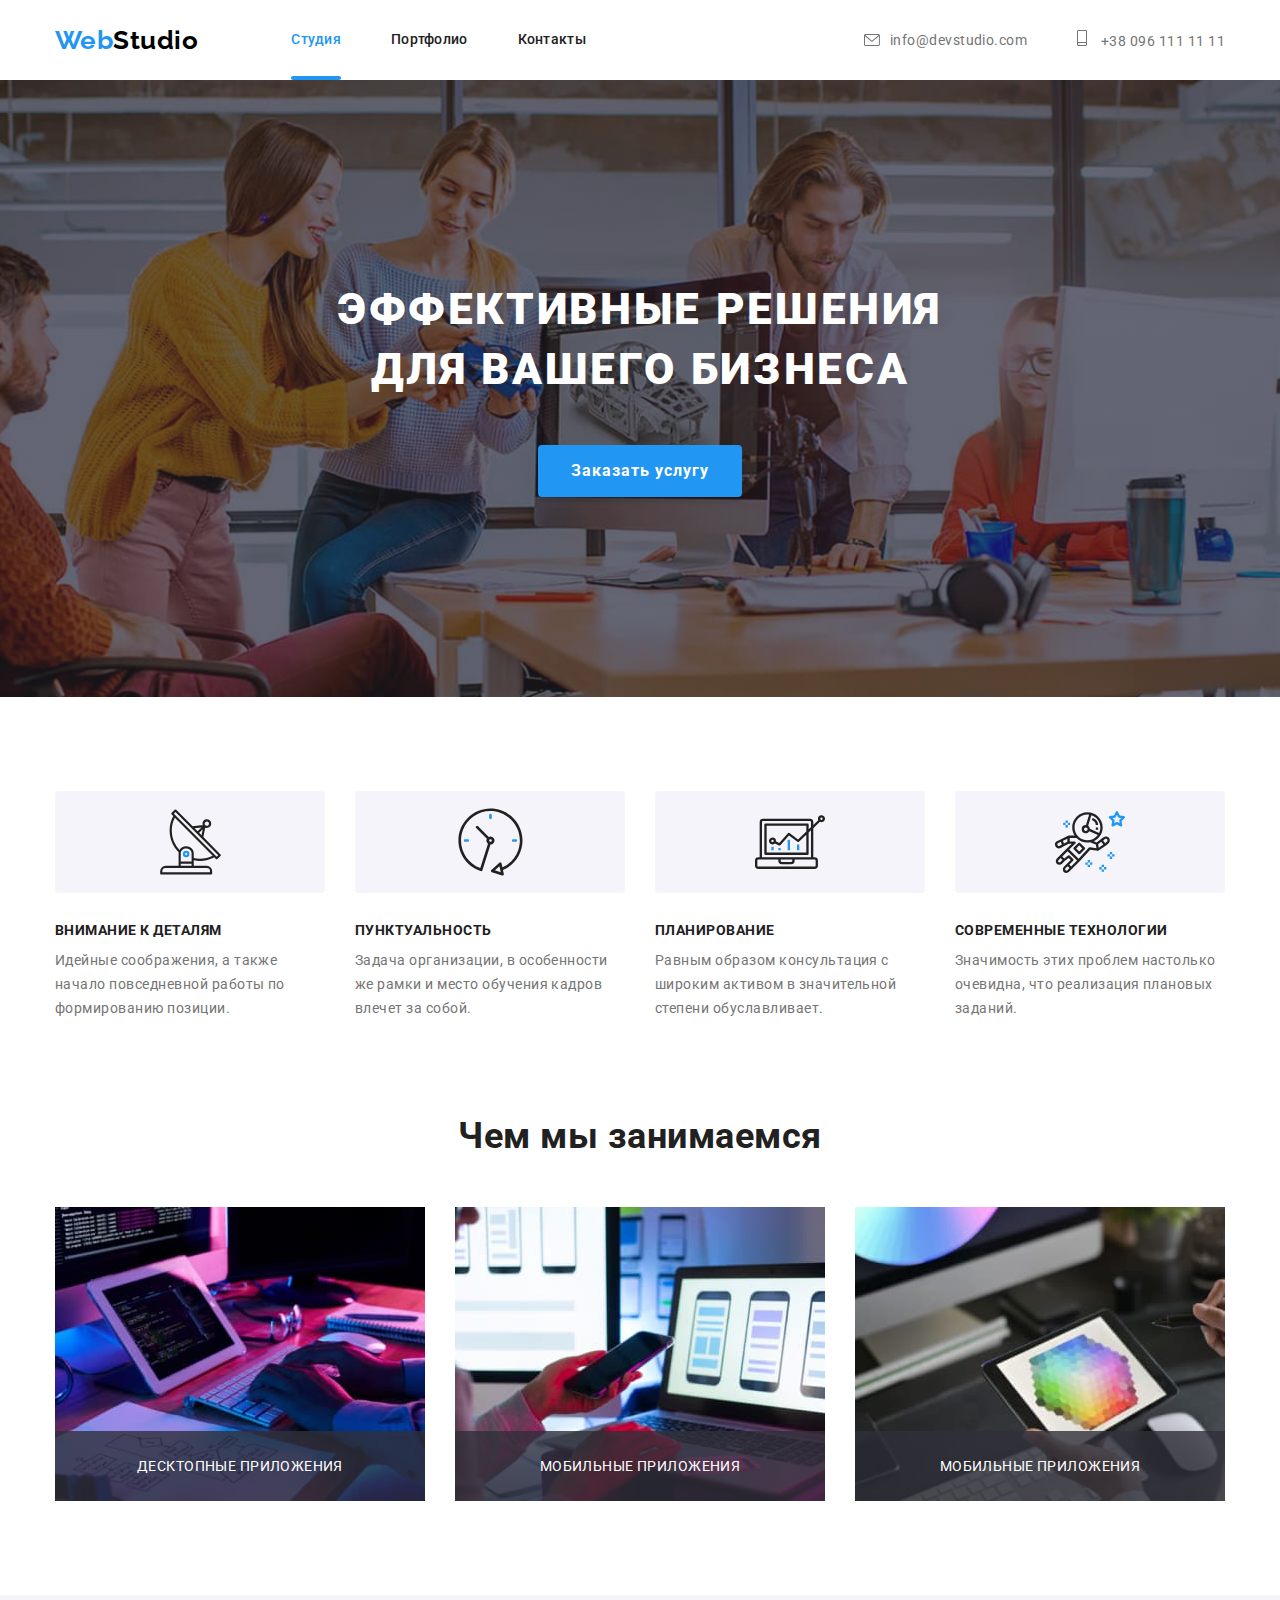
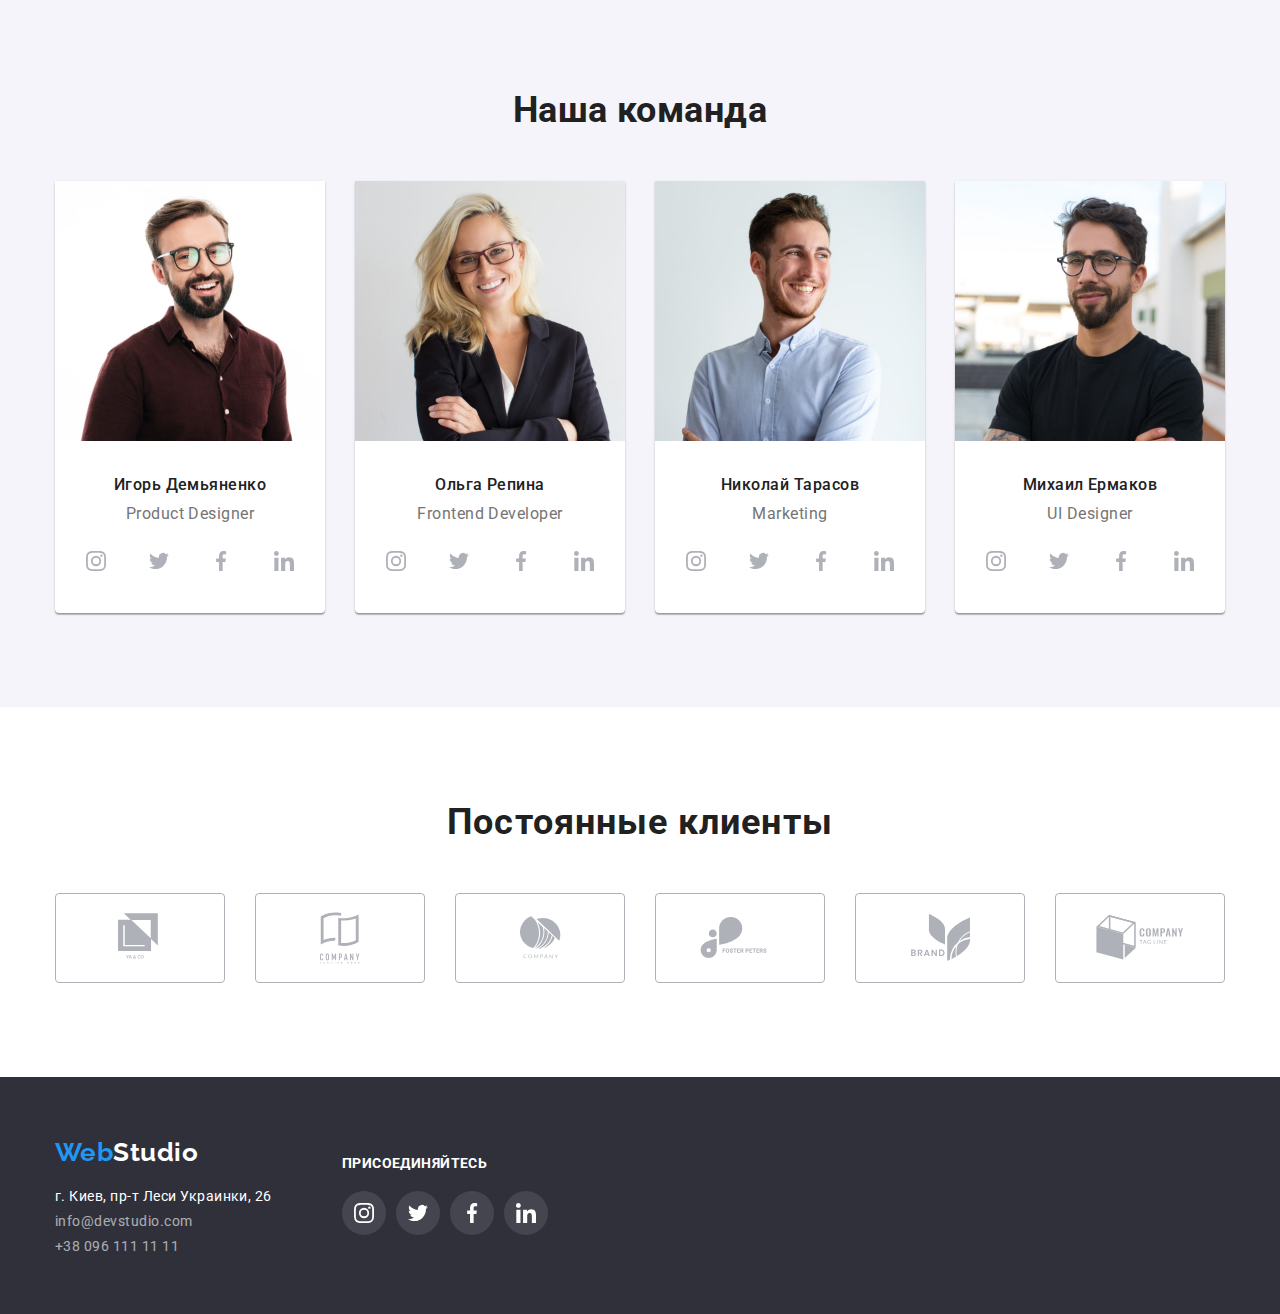
<file: index.html>
<!DOCTYPE html>
<html lang="ru">
<head>
    <meta charset="UTF-8">
    <meta name="viewport" content="width=device-width, initial-scale=1.0">
    <link rel="preconnect" href="https://fonts.gstatic.com">
    <link href="https://fonts.googleapis.com/css2?family=Raleway:wght@400;700&family=Roboto:wght@400;500;700&display=swap"
        rel="stylesheet">
    <link rel="stylesheet" href="https://cdnjs.cloudflare.com/ajax/libs/modern-normalize/1.0.0/modern-normalize.min.css"
        integrity="sha512-ISS7cAi1PEhQ8jnbJpJZMd29NlhNj4AWYyLOSp2CE/CsHxTCu+r+t0D2yoJudVrd0/8fTVPUVDzY5Tvli75u/g=="
        crossorigin="anonymous" />
    <link rel="stylesheet" href="./css/common.css">
    <link rel="stylesheet" href="./css/main.css">
    <title>WebStudio</title>
</head>
<body>
    <!-- Шапка сайта -->
    <header>
        <div class="container">
            <nav class="main-nav">
                <a href="/" class="logo"><span>Web</span>Studio</a>
                <ul class="site-nav">
                    <li class="item"><a href="./index.html" class="link current">Студия</a></li>
                    <li class="item"><a href="./portfolio.html" class="link">Портфолио</a></li>
                    <li class="item"><a href="#" class="link">Контакты</a></li>
                </ul>
                <ul class="auth-nav">
                    <li class="item item-mail">                         
                        <a href="mailto:info@devstudio.com" class="link">
                            <svg class="envelope" width="16" height="12">
                                <use href="./images/sprite.svg#icon-envelope"></use>
                            </svg>
                            info@devstudio.com
                        </a>
                    </li>
                    <li class="item">
                        <a href="tel:+380961111111" class="link">
                            <svg class="smartphone" width="10" height="16">
                                <use href="./images/sprite.svg#icon-smartphone"></use>
                            </svg>
                            +38 096 111 11 11
                        </a>
                    </li>
                </ul>
            </nav>
        </div>        
    </header>
    <main>
        <!-- Герой -->
        <section class="hero">
            <h1 class="hero-title">Эффективные решения <br> для вашего бизнеса</h1>
            <button data-modal-open class="hero-button ">Заказать услугу</button>
        </section>
        <!-- Особенности работы -->
        <section class="section features-container">
            <div class="container">
                <!-- <h2>Особенности</h2> -->
                <ul class="features">
                    <li class="item">
                        <div class="features-icon">
                            <svg class="antenna" width="65" height="70">
                                <use href="./images/sprite.svg#icon-antenna"></use>
                            </svg>
                        </div>                     
                        <h3 class="features-title">Внимание к деталям</h3>
                        <p class="features-text">Идейные соображения, а также начало повседневной работы по формированию позиции.</p>
                    </li>
                    <li class="item">
                        <div class="features-icon">
                            <svg class="clock" width="67" height="70">
                                <use href="./images/sprite.svg#icon-clock"></use>
                        </svg>
                        </div>
                        <h3 class="features-title">Пунктуальность</h3>
                        <p class="features-text">Задача организации, в особенности же рамки и место обучения кадров влечет за собой.</p>
                    </li>
                    <li class="item">
                        <div class="features-icon">
                            <svg class="diagram" width="70" height="70">
                                <use href="./images/sprite.svg#icon-diagram"></use>
                        </svg>
                        </div>
                        <h3 class="features-title">Планирование</h3>
                        <p class="features-text">Равным образом консультация с широким активом в значительной степени обуславливает.</p>
                    </li>
                    <li class="item">
                        <div class="features-icon">
                            <svg class="astronaut" width="70" height="70">
                                <use href="./images/sprite.svg#icon-astronaut"></use>
                        </svg>
                        </div>
                        <h3 class="features-title">Современные технологии</h3>
                        <p class="features-text">Значимость этих проблем настолько очевидна, что реализация плановых заданий.</p>
                    </li>
                </ul>
            </div>     
        </section>    
        <!-- Чем мы занимаемся -->
        <section class="section workes-container">
            <div class="container">
                <h2 class="section-title">Чем мы занимаемся</h2>
                <ul class="workes">
                    <li class="item">
                        <div class="workes-box">
                            <img src="./images/img1.jpg" alt="Программирование" width="370" height="294">
                            <p class="workes-text">Десктопные приложения</p>
                        </div>   
                    </li>
                    <li class="item">
                        <div class="workes-box">
                            <img src="./images/img2.jpg" alt="Приложение в телефоне и рабочий интерфейс" width="370" height="294">
                            <p class="workes-text">Мобильные приложения</p>
                        </div>
                    </li>                        
                    <li class="item">
                        <div class="workes-box">
                            <img src="./images/img3.jpg" alt="Цветовач палитра дизайнера" width="370" height="294">
                            <p class="workes-text">Мобильные приложения</p>
                        </div>
                        </li>
                </ul>
            </div>
        </section>
        <!-- Наша команда -->
        <section class="section team-container">
            <div class="container">
                <h2 class="section-title teams">Наша команда</h2>
                <ul class="team">
                    <li class="item">
                        <img src="./images/foto1.jpg" alt="Игорь Демьяненко" width="270" height="260">
                        <h3 class="team-title">Игорь Демьяненко</h4>
                        <p class="team-text">Product Designer</p>
                        <ul class="social">
                            <li class="social-item">
                                <a href="#" class="social-link">
                                    <svg class="instagram" width="20" height="20">
                                        <use href="./images/sprite.svg#icon-instagram"></use>
                                    </svg>
                                </a>
                            </li>
                            <li class="social-item">
                                <a href="#" class="social-link">
                                    <svg class="twitter" width="20" height="20">
                                        <use href="./images/sprite.svg#icon-twitter"></use>
                                    </svg>
                                </a>
                            </li>
                            <li class="social-item">
                                <a href="#" class="social-link">
                                    <svg class="facebook" width="20" height="20">
                                        <use href="./images/sprite.svg#icon-facebook"></use>
                                    </svg>
                                </a>
                            </li>
                            <li class="social-item">
                                <a href="#" class="social-link">
                                    <svg class="linkedin" width="20" height="20">
                                        <use href="./images/sprite.svg#icon-linkedin"></use>
                                    </svg>
                                </a>
                            </li>
                        </ul>
                    </li>
                    <li class="item">
                        <img src="./images/foto2.jpg" alt="Ольга Репина" width="270" height="260">
                        <h3 class="team-title">Ольга Репина</h4>
                        <p class="team-text">Frontend Developer</p>
                        <ul class="social">
                            <li class="social-item">
                                <a href="#" class="social-link">
                                    <svg class="instagram" width="20" height="20">
                                        <use href="./images/sprite.svg#icon-instagram"></use>
                                    </svg>
                                </a>
                            </li>
                            <li class="social-item">
                                <a href="#" class="social-link">
                                    <svg class="twitter" width="20" height="20">
                                        <use href="./images/sprite.svg#icon-twitter"></use>
                                    </svg>
                                </a>
                            </li>
                            <li class="social-item">
                                <a href="#" class="social-link">
                                    <svg class="facebook" width="20" height="20">
                                        <use href="./images/sprite.svg#icon-facebook"></use>
                                    </svg>
                                </a>
                            </li>
                            <li class="social-item">
                                <a href="#" class="social-link">
                                    <svg class="linkedin" width="20" height="20">
                                        <use href="./images/sprite.svg#icon-linkedin"></use>
                                    </svg>
                                </a>
                            </li>
                        </ul>
                    </li>
                    <li class="item">
                        <img src="./images/foto3.jpg" alt="Николай Тарасов" width="270" height="260">
                        <h3 class="team-title">Николай Тарасов</h4>
                        <p class="team-text">Marketing</p>
                        <ul class="social">
                            <li class="social-item">
                                <a href="#" class="social-link">
                                    <svg class="instagram" width="20" height="20">
                                        <use href="./images/sprite.svg#icon-instagram"></use>
                                    </svg>
                                </a>
                            </li>
                            <li class="social-item">
                                <a href="#" class="social-link">
                                    <svg class="twitter" width="20" height="20">
                                        <use href="./images/sprite.svg#icon-twitter"></use>
                                    </svg>
                                </a>
                            </li>
                            <li class="social-item">
                                <a href="#" class="social-link">
                                    <svg class="facebook" width="20" height="20">
                                        <use href="./images/sprite.svg#icon-facebook"></use>
                                    </svg>
                                </a>
                            </li>
                            <li class="social-item">
                                <a href="#" class="social-link">
                                    <svg class="linkedin" width="20" height="20">
                                        <use href="./images/sprite.svg#icon-linkedin"></use>
                                    </svg>
                                </a>
                            </li>
                        </ul>
                    </li>
                    <li class="item">
                        <img src="./images/foto4.jpg" alt="Михаил Ермаков" width="270" height="260">
                        <h3 class="team-title">Михаил Ермаков</h4>
                        <p class="team-text">UI Designer</p>
                        <ul class="social">
                            <li class="social-item">
                                <a href="#" class="social-link">
                                    <svg class="instagram" width="20" height="20">
                                        <use href="./images/sprite.svg#icon-instagram"></use>
                                    </svg>
                                </a>
                            </li>
                            <li class="social-item">
                                <a href="#" class="social-link">
                                    <svg class="twitter" width="20" height="20">
                                        <use href="./images/sprite.svg#icon-twitter"></use>
                                    </svg>
                                </a>
                            </li>
                            <li class="social-item">
                                <a href="#" class="social-link">
                                    <svg class="facebook" width="20" height="20">
                                        <use href="./images/sprite.svg#icon-facebook"></use>
                                    </svg>
                                </a>
                            </li>
                            <li class="social-item">
                                <a href="#" class="social-link">
                                    <svg class="linkedin" width="20" height="20">
                                        <use href="./images/sprite.svg#icon-linkedin"></use>
                                    </svg>
                                </a>
                            </li>
                        </ul>
                    </li>
                </ul>
            </div>
        </section>
        <!-- Постоянные клиенты -->
        <section class="section clients-container">
            <div class="container">
                <h2 class="clients-title">Постоянные клиенты</h2>
                <ul class="clients">
                    <li class="clients-list">
                        <a href="#" class="client-link">
                            <svg class="logo-1" width="44" height="49">
                                <use href="./images/sprite.svg#icon-logo-1"></use>
                            </svg>
                        </a>
                    </li>
                    <li class="clients-list">
                        <a href="#" class="client-link">
                            <svg class="logo-2" width="40" height="52">
                                <use href="./images/sprite.svg#icon-logo-2"></use>
                            </svg>
                        </a>
                    </li>
                    <li class="clients-list">
                        <a href="#" class="client-link">
                            <svg class="logo-3" width="41" height="43">
                                <use href="./images/sprite.svg#icon-logo-3"></use>
                            </svg>
                        </a>
                    </li>
                    <li class="clients-list">
                        <a href="#" class="client-link">
                            <svg class="logo-4" width="80" height="42">
                                <use href="./images/sprite.svg#icon-logo-4"></use>
                            </svg>
                        </a>
                    </li>
                    <li class="clients-list">
                        <a href="#" class="client-link">
                            <svg class="logo-5" width="59" height="47">
                                <use href="./images/sprite.svg#icon-logo-5"></use>
                            </svg>
                        </a>
                    </li>
                    <li class="clients-list">
                        <a href="#" class="client-link">
                            <svg class="logo-6" width="88" height="45">
                                <use href="./images/sprite.svg#icon-logo-6"></use>
                            </svg>
                        </a>
                    </li>
                </ul>
            </div>
        </section>
    </main>    
    <!-- Футер -->
    <footer class="footer">
        <div class="container">
            <div class="footer-content">
                <a href="#" class="logo"><span>Web</span>Studio</a>
                <address>
                    <ul class="contacte">
                        <li class="item"><a href="#" class="address-link">г. Киев, пр-т Леси Украинки, 26</a></li>
                        <li class="item"><a href="mailto:info@devstudio.com" class="footer-link">info@devstudio.com</a></li>
                        <li class="item"><a href="tel:+380961111111" class="footer-link">+38 096 111 11 11</a></li>
                    </ul>
                </address>
            </div>
            <div class="resources">
                <h3 class="resources-title">присоединяйтесь</h3>
                <ul class="resources-list">
                    <li class="resources-item">
                        <a href="#" class="resources-link">
                            <svg class="instagram" width="20" height="20">
                                <use href="./images/sprite.svg#icon-instagram"></use>
                            </svg>
                        </a>
                    </li>
                    <li class="resources-item">
                        <a href="#" class="resources-link">
                            <svg class="twitter" width="20" height="20">
                                <use href="./images/sprite.svg#icon-twitter"></use>
                            </svg>
                        </a>
                    </li>
                    <li class="resources-item">
                        <a href="#" class="resources-link">
                            <svg class="facebook" width="20" height="20">
                                <use href="./images/sprite.svg#icon-facebook"></use>
                            </svg>
                        </a>
                    </li>
                    <li class="resources-item">
                        <a href="#" class="resources-link">
                            <svg class="linkedin" width="20" height="20">
                                <use href="./images/sprite.svg#icon-linkedin"></use>
                            </svg>
                        </a>
                    </li>
                </ul>
            </div>
        </div>
    </footer>
    <!-- Модальное окно -->
    <div class="backdrop is-hidden" data-modal>
        <div class="modal">
            <button data-modal-close class="btn-modal">&#10005</button>
        </div>
    </div>
    <script src="./js/modal.js"></script>
</body>
</html>
</file>
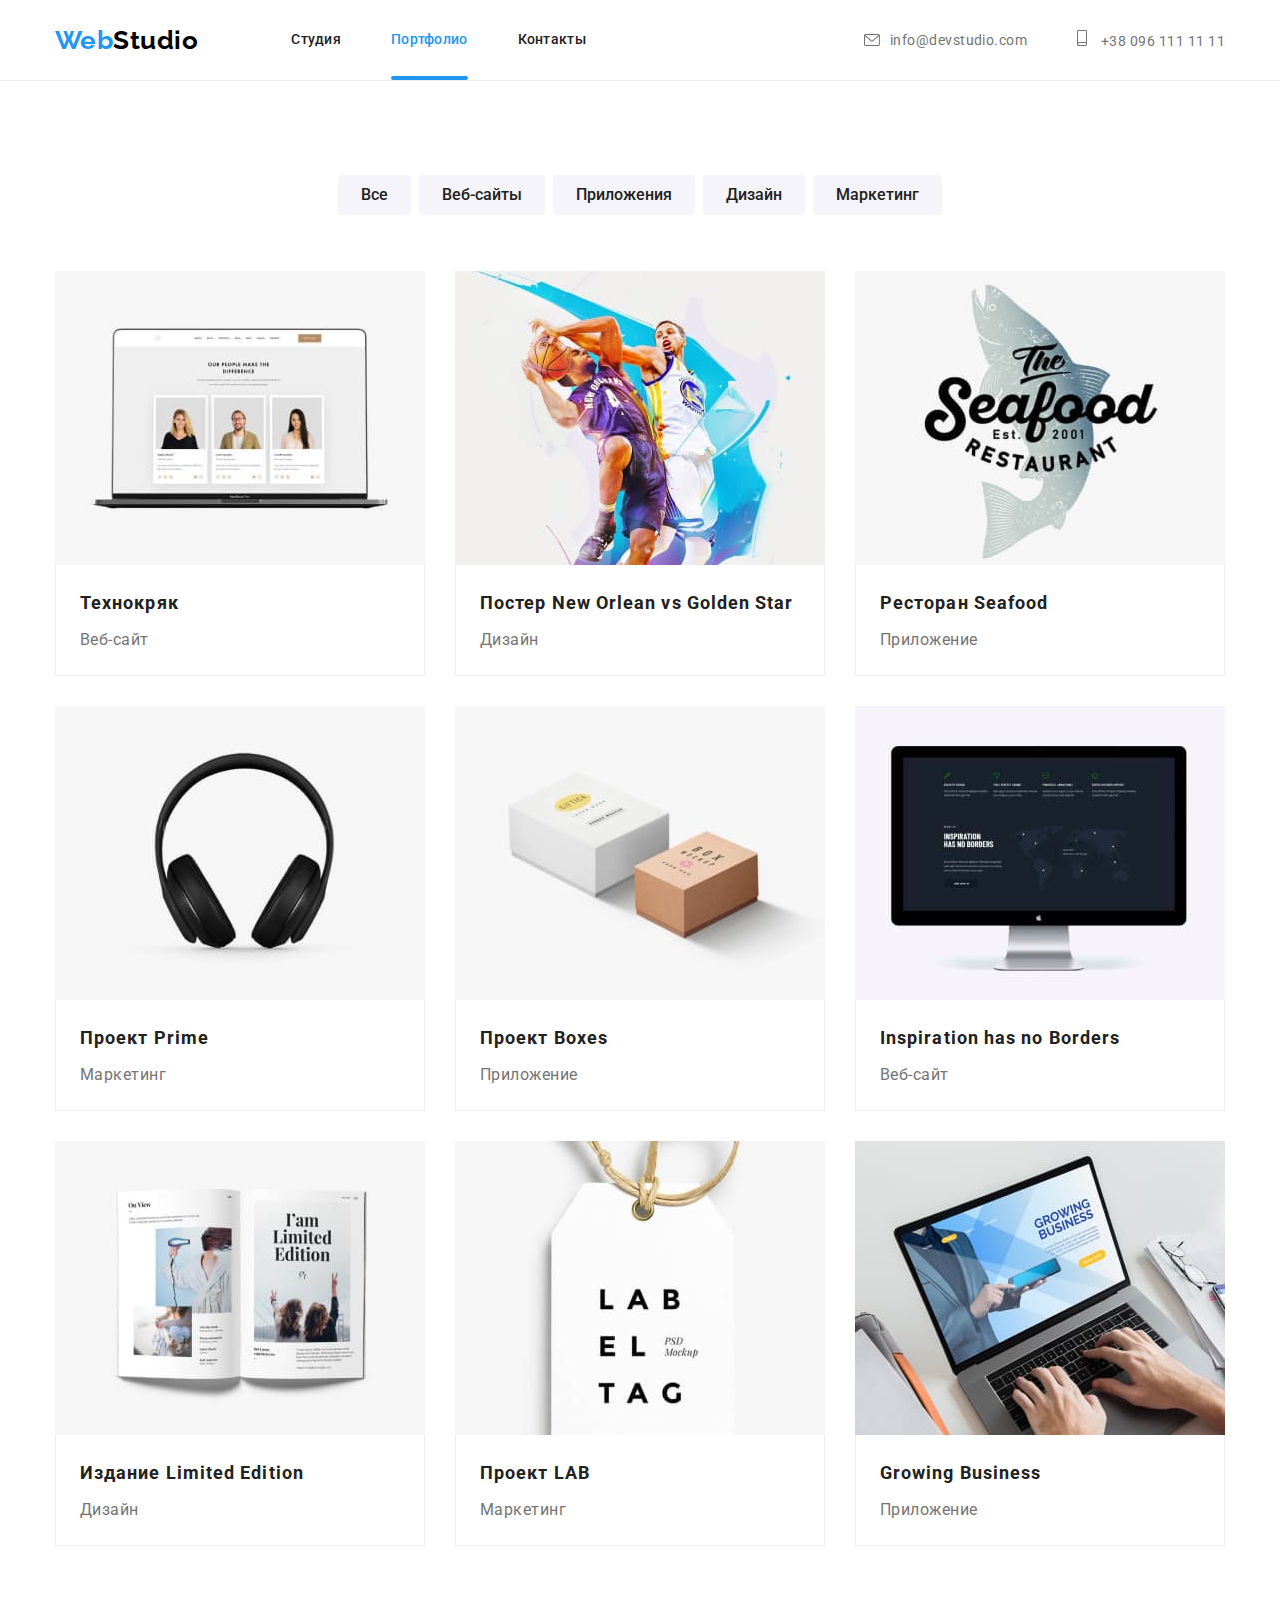
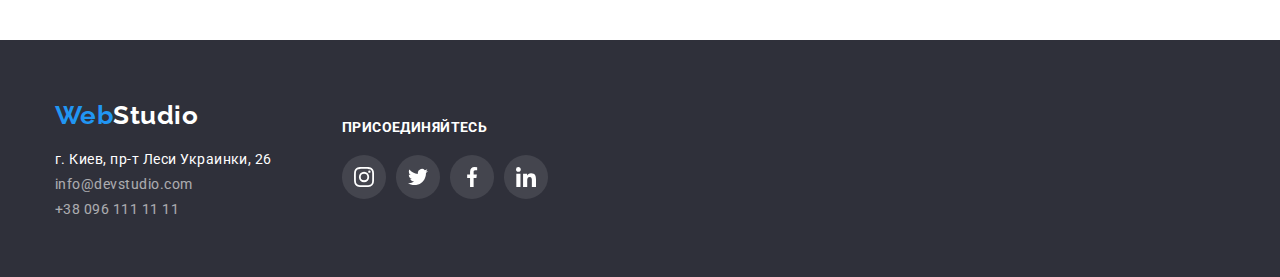
<file: portfolio.html>
<!DOCTYPE html>
<html lang="ru">
<head>
    <meta charset="UTF-8">
    <meta name="viewport" content="width=device-width, initial-scale=1.0">
    <link rel="preconnect" href="https://fonts.gstatic.com">
    <link href="https://fonts.googleapis.com/css2?family=Raleway:wght@400;700&family=Roboto:wght@400;500;700&display=swap"
        rel="stylesheet">
    <link rel="stylesheet" href="https://cdnjs.cloudflare.com/ajax/libs/modern-normalize/1.0.0/modern-normalize.min.css"
        integrity="sha512-ISS7cAi1PEhQ8jnbJpJZMd29NlhNj4AWYyLOSp2CE/CsHxTCu+r+t0D2yoJudVrd0/8fTVPUVDzY5Tvli75u/g=="
        crossorigin="anonymous" />
    <link rel="stylesheet" href="./css/common.css">
    <link rel="stylesheet" href="./css/portfolio.css">
    <title>Portfolio</title>
</head>
<body>
    <!-- Шапка сайта -->
    <header>
        <div class="container">
            <nav class="main-nav">
                <a href="/" class="logo"><span>Web</span>Studio</a>
                <ul class="site-nav">
                    <li class="item"><a href="./index.html" class="link">Студия</a></li>
                    <li class="item"><a href="./portfolio.html" class="link current">Портфолио</a></li>
                    <li class="item"><a href="#" class="link">Контакты</a></li>
                </ul>
                <ul class="auth-nav">
                    <li class="item item-mail">
                        <a href="mailto:info@devstudio.com" class="link">
                            <svg class="envelope" width="16" height="12">
                                <use href="./images/sprite.svg#icon-envelope"></use>
                            </svg>
                            info@devstudio.com
                        </a>
                    </li>
                    <li class="item">
                        <a href="tel:+380961111111" class="link">
                            <svg class="smartphone" width="10" height="16">
                                <use href="./images/sprite.svg#icon-smartphone"></use>
                            </svg>
                            +38 096 111 11 11
                        </a>
                    </li>
                </ul>
            </nav>
        </div>
    </header>
    <main>
     <!--Наши проекты -->
        <section class="projects-container">
            <div class="container">
                <!-- <h1>Наши проекты</h1> -->
                <ul class="buttons">
                    <li><button type="button" class="btn">Все</button></li>
                    <li><button type="button" class="btn">Веб-сайты</button></li>
                    <li><button type="button" class="btn">Приложения</button></li>
                    <li><button type="button" class="btn">Дизайн</button></li>
                    <li><button type="button" class="btn">Маркетинг</button></li>
                </ul>
                <ul class="projects">
                    <li class="project-card">
                        <a href="#" class="project-link">
                            <div class="project-thumb">
                                 <img src="./images/portfolio1.jpg" alt="Технокряк" width="370" height="294">
                                <div class="project-overlay">
                                    <p class="description-text">Технокряк это современная площадка распространения коронавируса. Компании используют эту
                                платформу для цифрового
                                шпионажа и атак на защищённые сервера конкурентов.</p>
                                </div>
                            </div>
                            <div class="project-info">
                                <h3 class="project-title">Технокряк</h3>
                                <p class="project-text">Веб-сайт</p>
                            </div>
                         </a>
                    </li>
                    <li class="project-card">
                        <a href="#" class="project-link">
                            <div class="project-thumb">
                                <img src="./images/portfolio2.jpg" alt="Постер New Orlean vs Golden Star" width="370" height="294">
                                <div class="project-overlay">
                                    <p class="description-text">Технокряк это современная площадка распространения коронавируса. Компании используют эту
                                    платформу для цифрового
                                    шпионажа и атак на защищённые сервера конкурентов.</p>
                                </div>
                            </div>
                            <div class="project-info">
                                <h3 class="project-title">Постер New Orlean vs Golden Star</h3>
                                <p class="project-text">Дизайн</p>
                            </div>
                        </a>
                    </li>
                    <li class="project-card">
                        <a href="#" class="project-link">
                            <div class="project-thumb">
                                <img src="./images/portfolio3.jpg" alt="Ресторан Seafood" width="370" height="294">
                                <div class="project-overlay">
                                    <p class="description-text">Технокряк это современная площадка распространения коронавируса. Компании используют эту
                                платформу для цифрового
                                шпионажа и атак на защищённые сервера конкурентов.</p>
                                </div>
                            </div>
                            <div class="project-info">
                                <h3 class="project-title">Ресторан Seafood</h3>
                                <p class="project-text">Приложение</p>
                            </div>
                        </a>
                    </li>
                    <li class="project-card">
                        <a href="#" class="project-link">
                            <div class="project-thumb">
                                <img src="./images/portfolio4.jpg" alt="Проект Prime" width="370" height="294">
                                <div class="project-overlay">
                                    <p class="description-text">Технокряк это современная площадка распространения коронавируса. Компании используют эту
                                платформу для цифрового
                                шпионажа и атак на защищённые сервера конкурентов.</p>
                                </div>
                            </div>
                            <div class="project-info">
                                <h3 class="project-title">Проект Prime</h3>
                                <p class="project-text">Маркетинг</p>
                            </div>
                        </a>
                    </li>
                    <li class="project-card">
                        <a href="#" class="project-link">
                            <div class="project-thumb">
                                <img src="./images/portfolio5.jpg" alt="Проект Boxes" width="370" height="294">
                                <div class="project-overlay">
                                    <p class="description-text">Технокряк это современная площадка распространения коронавируса. Компании используют эту
                                платформу для цифрового
                                шпионажа и атак на защищённые сервера конкурентов.</p>
                                </div>
                            </div>
                            <div class="project-info">
                                <h3 class="project-title">Проект Boxes</h3>
                                <p class="project-text">Приложение</p>
                            </div>
                        </a>
                    </li>
                    <li class="project-card">
                        <a href="#" class="project-link">
                            <div class="project-thumb">
                                <img src="./images/portfolio6.jpg" alt="Inspiration has no Borders" width="370" height="294">
                                <div class="project-overlay">
                                    <p class="description-text">Технокряк это современная площадка распространения коронавируса. Компании используют эту
                                платформу для цифрового
                                шпионажа и атак на защищённые сервера конкурентов.</p>
                                </div>
                            </div>
                            <div class="project-info">
                                <h3 class="project-title">Inspiration has no Borders</h3>
                                <p class="project-text">Веб-сайт</p>
                            </div>
                        </a>
                    </li>
                    <li class="project-card">
                        <a href="#" class="project-link">
                            <div class="project-thumb">
                                <img src="./images/portfolio7.jpg" alt="Издание Limited Edition" width="370" height="294">
                                <div class="project-overlay">
                                    <p class="description-text">Технокряк это современная площадка распространения коронавируса. Компании используют эту
                                платформу для цифрового
                                шпионажа и атак на защищённые сервера конкурентов.</p>
                                </div>
                            </div>
                            <div class="project-info">
                                <h3 class="project-title">Издание Limited Edition</h3>
                                <p class="project-text">Дизайн</p>
                            </div>
                        </a>
                    </li>
                    <li class="project-card">
                        <a href="#" class="project-link">
                            <div class="project-thumb">
                                <img src="./images/portfolio8.jpg" alt="Проект LAB" width="370" height="294">
                                <div class="project-overlay">
                                    <p class="description-text">Технокряк это современная площадка распространения коронавируса. Компании используют эту
                                платформу для цифрового
                                шпионажа и атак на защищённые сервера конкурентов.</p>
                                </div>
                            </div>
                            <div class="project-info">
                                <h3 class="project-title">Проект LAB</h3>
                                <p class="project-text">Маркетинг</p>
                            </div>
                        </a>
                    </li>
                    <li class="project-card">
                        <a href="#" class="project-link">
                            <div class="project-thumb">
                                <img src="./images/portfolio9.jpg" alt="Growing Business" width="370" height="294">
                                <div class="project-overlay">
                                    <p class="description-text">Технокряк это современная площадка распространения коронавируса. Компании используют эту
                                платформу для цифрового
                                шпионажа и атак на защищённые сервера конкурентов.</p>
                                </div>
                            </div>
                            <div class="project-info">
                                <h3 class="project-title">Growing Business</h3>
                                <p class="project-text">Приложение</p>
                            </div>
                        </a>
                    </li>
                </ul>
            </div>
        </section>
    </main>
    <!-- Футер -->
    <footer class="footer">
        <div class="container">
            <div class="footer-content">
                <a href="#" class="logo"><span>Web</span>Studio</a>
                <address>
                    <ul class="contacte">
                        <li class="item"><a href="#" class="address-link">г. Киев, пр-т Леси Украинки, 26</a></li>
                        <li class="item"><a href="mailto:info@devstudio.com" class="footer-link">info@devstudio.com</a></li>
                        <li class="item"><a href="tel:+380961111111" class="footer-link">+38 096 111 11 11</a></li>
                    </ul>
                </address>
            </div>
            <div class="resources">
                <h3 class="resources-title">присоединяйтесь</h3>
                <ul class="resources-list">
                    <li class="resources-item">
                        <a href="#" class="resources-link">
                            <svg class="instagram" width="20" height="20">
                                <use href="./images/sprite.svg#icon-instagram"></use>
                            </svg>
                        </a>
                    </li>
                    <li class="resources-item">
                        <a href="#" class="resources-link">
                            <svg class="twitter" width="20" height="20">
                                <use href="./images/sprite.svg#icon-twitter"></use>
                            </svg>
                        </a>
                    </li>
                    <li class="resources-item">
                        <a href="#" class="resources-link">
                            <svg class="facebook" width="20" height="20">
                                <use href="./images/sprite.svg#icon-facebook"></use>
                            </svg>
                        </a>
                    </li>
                    <li class="resources-item">
                        <a href="#" class="resources-link">
                            <svg class="linkedin" width="20" height="20">
                                <use href="./images/sprite.svg#icon-linkedin"></use>
                            </svg>
                        </a>
                    </li>
                </ul>
            </div>
        </div>
    </footer>
</body>
</html>
</file>
<file: css/common.css>
html {
  box-sizing: border-box;
}
*,
*::before,
*::after {
  box-sizing: inherit;
}

:root {
  --primary-text-color: #757575;
  --title-text-color: #212121;
  --accent-color: #2196f3;
  --logo-color: #000000;
  --primary-bg-color: #ffffff;
  --bg-color: #2f303a;
  --btn-color: #f5f4fa;
  --porfolio-card-color: #eeeeee;
  --hero-color: rgba(47, 48, 58, 0.4);
  --social-color: #afb1b8;

  --timing-function: cubic-bezier(0.4, 0, 0.2, 1);
}
body {
  color: var(--primary-text-color);
  background-color: var(--primary-bg-color);

  font-family: Roboto, sans-serif;
  font-style: 400;
  font-weight: 400;
  letter-spacing: 0.03em;

  margin: 0;
}
ul {
  list-style: none;

  padding: 0;
  margin: 0;
}
a {
  text-decoration: none;
}
h1,
h2,
h3,
h4,
h5,
h6,
p {
  margin-top: 0;
  margin-bottom: 0;
}

/* Логотип */
.logo {
  margin-right: 93px;

  color: var(--logo-color);

  font-family: Raleway, sans-serif;
  font-weight: 700;
  font-size: 26px;
  line-height: 1.19;
}
.logo span {
  color: var(--accent-color);
}

.container {
  width: 1200px;
  padding-right: 15px;
  padding-left: 15px;
  margin-right: auto;
  margin-left: auto;
}
/*Site nav*/
.main-nav {
  display: flex;
  align-items: center;
}
.site-nav {
  display: flex;
}
.site-nav .item:not(:last-child) {
  margin-right: 50px;
}
.site-nav .link {
  display: block;
  align-items: baseline;
  padding-top: 32px;
  padding-bottom: 32px;

  color: var(--title-text-color);

  font-weight: 500;
  font-size: 14px;
  line-height: 1.14;
  letter-spacing: 0.02em;
}
.site-nav .link:hover,
.site-nav .link:focus {
  color: var(--accent-color);
  transition: color 250ms var(--timing-function);
}
.site-nav .link.current {
  position: relative;
  color: var(--accent-color);
}
.site-nav .current::after {
  content: "";

  position: absolute;
  left: 0;
  bottom: 0;

  display: block;
  width: 100%;
  height: 4px;
  background-color: var(--accent-color);
  border-radius: 2px;
}

.auth-nav {
  display: flex;
  margin-left: auto;
  align-items: center;
}
.auth-nav .item + .item {
  margin-left: 50px;
}
.auth-nav .link {
  padding-top: 32px;
  padding-bottom: 32px;

  color: var(--primary-text-color);

  font-size: 14px;
  line-height: 16px;
}
.item-mail > .link {
  display: flex;
  align-items: center;
  justify-content: center;
}
.envelope,
.smartphone {
  margin-right: 10px;
  fill: var(--primary-text-color);
}
.auth-nav .link:hover,
.auth-nav .link:focus {
  color: var(--accent-color);
  fill: var(--accent-color);
  transition: color 250ms var(--timing-function),
    fill 250ms var(--timing-function);
}
.auth-nav .link:hover .envelope,
.auth-nav .link:focus .envelope,
.auth-nav .link:hover .smartphone,
.auth-nav .link:focus .smartphone {
  color: var(--accent-color);
  fill: var(--accent-color);
  transition: color 250ms var(--timing-function),
    fill 250ms var(--timing-function);
}
/*Footer*/
.footer {
  background-color: var(--bg-color);
  /* width: 1600px; */
  margin-left: auto;
  margin-right: auto;
  padding-top: 60px;
  padding-bottom: 60px;
}
.footer-content a {
  display: block;
  color: var(--primary-bg-color);
  margin: 0;
}
.footer .container {
  display: flex;
  align-items: center;
}
.contacte {
  margin-top: 20px;
}
.contacte .item:not(:last-child) {
  margin-bottom: 9px;
}
.footer span {
  color: var(--accent-color);
}
.address-link {
  font-style: normal;
  font-size: 14px;
}
.footer-link {
  opacity: 0.6;

  font-style: normal;
  font-size: 14px;
}
.resources {
  display: inline-block;
  margin-left: 70px;
}
.resources-title {
  font-size: 14px;
  line-height: 16px;
  font-weight: bold;
  letter-spacing: 0.03em;
  text-transform: uppercase;
  color: var(--primary-bg-color);
  margin-bottom: 20px;
  padding: 0;
}
.resources-list {
  display: inline-flex;
}
.resources-item {
  display: flex;
  width: 44px;
  height: 44px;
}
.resources-link {
  display: flex;
  width: 100%;
  height: 100%;
  border: 1px solid transparent;
  border-radius: 50%;
  background: rgba(255, 255, 255, 0.1);
  align-items: center;
  justify-content: center;
}
.resources-item:not(:last-child) {
  margin-right: 10px;
}
.resources-link svg {
  margin: 0;
  fill: var(--primary-bg-color);
}
.resources-link:hover,
.resources-link:focus {
  background: var(--accent-color);
  transition: background 250ms var(--timing-function);
}
</file>
<file: css/main.css>
/*Hero*/
.hero {
  max-width: 1600px;
  margin-left: auto;
  margin-right: auto;
  padding-bottom: 200px;
  padding-top: 200px;

  background-color: var(--bg-color);
  background-image: linear-gradient(
      to top,
      var(--hero-color),
      var(--hero-color)
    ),
    url("../images/hero-foto.jpg");
  background-repeat: no-repeat;
  background-position: center;
  background-size: cover;
  color: var(--primary-bg-color);

  text-align: center;
}
.hero-title {
  margin-bottom: 45px;

  font-weight: 900;
  font-size: 44px;
  line-height: 1.36;
  letter-spacing: 0.06em;
  text-transform: uppercase;
}
.hero-button {
  display: inline-block;
  padding: 10px 32px;
  min-width: 136px;

  background-color: var(--accent-color);
  color: var(--primary-bg-color);
  border: 1px solid transparent;
  font-family: inherit;
  font-weight: 700;
  font-size: 16px;
  line-height: 1.88;
  align-items: center;
  letter-spacing: 0.06em;
  border-radius: 4px;
  box-shadow: 0px 4px 4px rgba(0, 0, 0, 0.15);
  cursor: pointer;
}
/*Section*/
.section-title {
  margin-bottom: 50px;

  color: var(--title-text-color);

  font-weight: 700;
  font-size: 36px;
  line-height: 1.17;
  text-align: center;
}
/* Особенности работы */
.features-container {
  padding-top: 94px;
  padding-bottom: 94px;
}
.features {
  display: flex;
  margin-right: -15px;
  margin-left: -15px;
}
.features-icon {
  width: 270px;
  padding-top: 15px;
  padding-bottom: 15px;
  border: 1px solid transparent;
  border-radius: 4px;
  background-color: var(--btn-color);
  display: flex;
  align-items: center;
  justify-content: center;
}
.features .item {
  width: 270px;
  margin-right: 15px;
  margin-left: 15px;
}
.features-title {
  margin-top: 30px;
  margin-bottom: 10px;

  color: var(--title-text-color);
  font-weight: 700;
  font-size: 14px;
  line-height: 1.14;
  text-transform: uppercase;
}
.features-text {
  font-size: 14px;
  line-height: 1.71;
}
/* Чем мы занимаемся */
.workes-container {
  padding-bottom: 94px;
}
.workes {
  display: flex;
}
.workes .item:not(:last-of-type) {
  margin-right: 30px;
}
.workes-box {
  position: relative;
  display: flex;
}
.workes-text {
  display: inline-flex;
  padding-top: 27px;
  padding-bottom: 27px;
  width: 100%;
  font-size: 14px;
  line-height: 16px;
  justify-content: center;
  letter-spacing: 0.03em;
  text-transform: uppercase;
  color: var(--primary-bg-color);
  background-color: rgba(47, 48, 58, 0.8);

  position: absolute;
  left: 0;
  bottom: 0;
}

/* Наша команда */
.team-container {
  background: var(--btn-color);
  /* width: 1600px; */
  margin-left: auto;
  margin-right: auto;
  padding-top: 94px;
  padding-bottom: 94px;
}
.team {
  display: flex;
}
.team .item:not(:last-of-type) {
  margin-right: 30px;
}
.team .item {
  width: 270px;
  padding-bottom: 30px;
  box-shadow: 0px 1px 3px rgba(0, 0, 0, 0.12), 0px 1px 1px rgba(0, 0, 0, 0.14),
    0px 2px 1px rgba(0, 0, 0, 0.2);
  border-radius: 0px 0px 4px 4px;
  background-color: var(--primary-bg-color);
}
.team-title {
  margin-top: 30px;
  margin-bottom: 10px;

  color: var(--title-text-color);
  font-weight: 500;
  font-size: 16px;
  line-height: 1.19;
  text-align: center;
}
.team-text {
  margin-bottom: 16px;

  font-size: 16px;
  line-height: 1.19;
  text-align: center;
}
.social {
  display: flex;
  justify-content: space-evenly;
  height: 44px;
}
.social-link {
  display: flex;
  padding: 12px;
  width: 44px;
  height: 44px;
}
.social-link:hover,
.social-link:focus {
  background-color: var(--accent-color);
  width: 44px;
  height: 44px;
  border: 1px soli transparent;
  border-radius: 50%;
}
.instagram,
.twitter,
.facebook,
.linkedin {
  margin: 0;
  padding: 0;
  fill: var(--social-color);
}
.social-link:hover .instagram,
.social-link:focus .instagram,
.social-link:hover .twitter,
.social-link:focus .twitter,
.social-link:hover .facebook,
.social-link:focus .facebook,
.social-link:hover .linkedin,
.social-link:focus .linkedin {
  color: var(--accent-color);
  fill: var(--primary-bg-color);
  transition: color 250ms var(--timing-function),
    fill 250ms var(--timing-function);
}

/* Постоянные клиенты */
.clients-container {
  padding-top: 94px;
  padding-bottom: 94px;
}
.clients-title {
  font-weight: bold;
  font-size: 36px;
  line-height: 42px;
  text-align: center;
  letter-spacing: 0.03em;

  color: var(--title-text-color);
}
.clients {
  display: inline-flex;
  justify-content: space-between;
  padding-top: 50px;
}
.clients-list:not(:last-child) {
  margin-right: 30px;
}
.clients-list {
  width: 170px;
  height: 90px;
  border: 1px solid var(--social-color);
  box-sizing: border-box;
  border-radius: 4px;
  align-content: center;
}
.clients-list a {
  display: flex;
  width: 100%;
  height: 100%;
  justify-content: center;
  align-items: center;
}
.logo-1,
.logo-2,
.logo-3,
.logo-4,
.logo-5,
.logo-6 {
  --color4: var(--social-color);
  --color2: var(--social-color);
}
.client-link:hover,
.client-link:focus {
  border: 1px solid var(--accent-color);
  transition: color 250ms var(--timing-function);
}
.client-link:hover .logo-1,
.client-link:hover .logo-2,
.client-link:hover .logo-3,
.client-link:hover .logo-4,
.client-link:hover .logo-5,
.client-link:hover .logo-6,
.client-link:focus .logo-1,
.client-link:focus .logo-2,
.client-link:focus .logo-3,
.client-link:focus .logo-4,
.client-link:focus .logo-5,
.client-link:focus .logo-6 {
  --color2: var(--accent-color);
  --color4: var(--accent-color);
  fill: var(--accent-color);
  transition: var(--color2) 250ms var(--timing-function),
    var(--color4) 250ms var(--timing-function),
    fill 250ms var(--timing-function);
}
/* Модальное окно */
.backdrop {
  position: fixed;
  top: 0;
  left: 0;
  width: 100%;
  height: 100%;
  background-color: rgba(0, 0, 0, 0.2);

  opacity: 1;
  transition: opacity 250ms var(--timing-function);
}
.backdrop.is-hidden {
  opacity: 0;
  pointer-events: none;
}
.backdrop.is-hidden .modal {
  transform: translate(-50%, -50%) scale(0.9);
}
.modal {
  position: absolute;
  top: 50%;
  left: 50%;
  transform: translate(-50%, -50%) scale(1);
  transition: transform 250ms var(--timing-function);

  min-width: 528px;
  min-height: 581px;
  background-color: var(--primary-bg-color);
}
.btn-modal {
  position: absolute;
  top: 8px;
  right: 8px;
  width: 30px;
  height: 30px;
  border: 1px solid rgba(0, 0, 0, 0.1);
  border-radius: 50%;
  background-color: var(--primary-bg-color);
  cursor: pointer;
}
</file>
<file: css/portfolio.css>
/* портфолио. Наши проекты */
.projects-container {
  padding-top: 94px;
  border-top: 1px solid #ececec;
}
.buttons {
  display: flex;
  justify-content: center;
  padding-bottom: 56px;
}
.btn {
  display: inline-block;
  padding: 6px 22px;
  min-width: 73px;
  border-radius: 4px;
  cursor: pointer;

  color: var(--title-text-color);
  background-color: var(--btn-color);
  font-weight: 500;
  font-family: Roboto, sans-serif;
  font-size: 16px;
  line-height: 1.63;
  text-align: center;
  border: 1px solid transparent;
}
.buttons li:not(:last-child) {
  margin-right: 8px;
}
.btn:hover,
.btn:focus {
  color: var(--primary-bg-color);
  background-color: var(--accent-color);
  box-shadow: 0px 3px 1px rgba(0, 0, 0, 0.1), 0px 1px 2px rgba(0, 0, 0, 0.08),
    0px 2px 2px rgba(0, 0, 0, 0.12);
  transition: color 250ms var(--timing-function),
    background-color 250ms var(--timing-function),
    box-shadow 250ms var(--timing-function);
}
.projects {
  display: flex;
  flex-wrap: wrap;
  margin: -15px;
}
.project-card {
  width: 370px;
  margin: 15px;
  /* flex-basis: calc(100% / 3-15px); */
}
.project-info {
  border-right: 1px solid var(--porfolio-card-color);
  border-bottom: 1px solid var(--porfolio-card-color);
  border-left: 1px solid var(--porfolio-card-color);
}
.project-link {
  display: block;
  width: 100%;
}
.project-link:hover .project-overlay,
.project-link:focus .project-overlay {
  opacity: 1;
}
.project-thumb {
  position: relative;
  overflow: hidden;
  display: flex;
}
.project-thumb:hover::before,
.project-thumb:focus::before {
  opacity: 1;
}
.project-overlay {
  display: flex;
  position: absolute;
  top: 0;
  left: 0;
  width: 100%;
  height: 100%;
  background-color: var(--accent-color);

  opacity: 0;
  transform: translateY(100%);

  transition: transform 250ms var(--timing-function),
    opacity 250ms var(--timing-function);
}
.project-link:hover .project-overlay,
.project-link:focus .project-overlay {
  transform: translateY(0);
  opacity: 1;
}
/* margin-right: 30px; */

/* margin-bottom: 30px; */
/* .projects .item:nth-child(3n) {
  margin-right: 0;
}
.projects .item:nth-last-child(-n + 3) {
  margin-bottom: 0;
} */
.project-title {
  padding-top: 20px;
  margin-bottom: 4px;
  margin-left: 24px;

  color: var(--title-text-color);

  font-weight: 700;
  font-size: 18px;
  line-height: 2;
  letter-spacing: 0.06em;
}
.project-text {
  margin-left: 24px;
  padding-bottom: 20px;

  color: var(--primary-text-color);
  font-size: 16px;
  line-height: 1.88;
}
section {
  padding-bottom: 94px;
}
.project-link:hover,
.project-link:focus {
  box-shadow: 0px 1px 1px rgba(0, 0, 0, 0.12), 0px 4px 4px rgba(0, 0, 0, 0.06),
    1px 4px 6px rgba(0, 0, 0, 0.16);
  transition: box-shadow 250ms var(--timing-function);
}
.description-text {
  position: absolute;
  display: flex;
  padding: 63px 24px;

  opacity: 0;
  transition: opacity 250ms var(--timing-function) 250ms;
  font-size: 18px;
  line-height: 1.56;
  letter-spacing: 0.03em;
  color: var(--primary-bg-color);
}
.project-link:hover .description-text,
.project-link:focus .description-text {
  opacity: 1;
}
</file>
